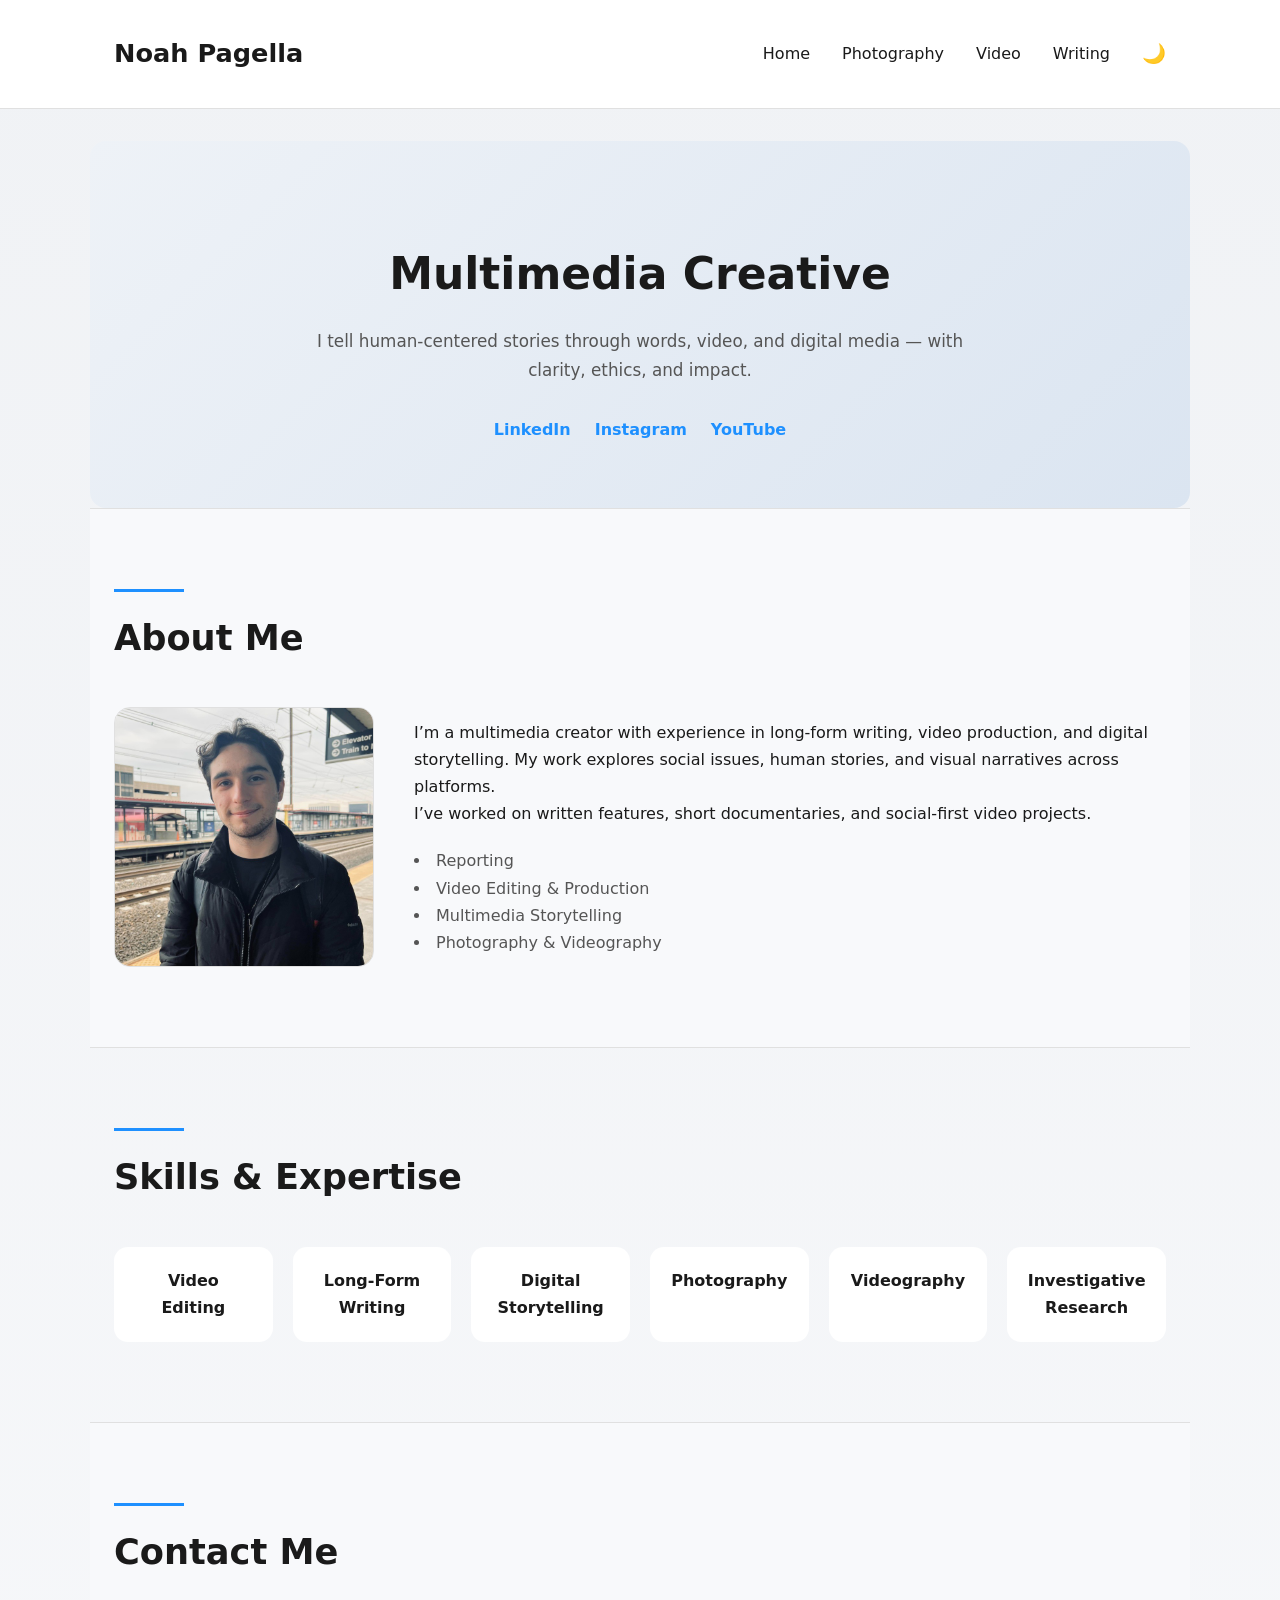
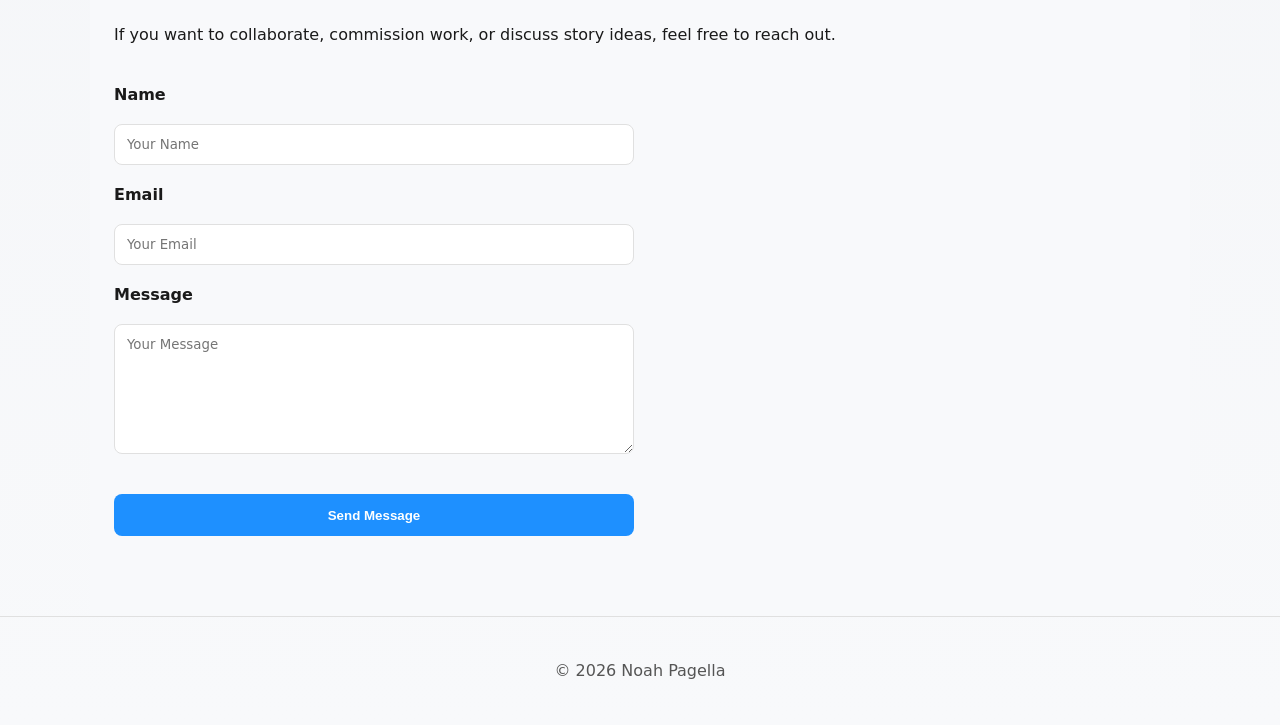
<file: index.html>
<!DOCTYPE html>
<html lang="en">
<head>
<meta charset="UTF-8">
<meta name="viewport" content="width=device-width, initial-scale=1.0">
<title>Noah Pagella — Multimedia Journalist & Storyteller</title>
<meta name="description" content="Portfolio of Noah Pagella, a multimedia creative specializing in investigative reporting, video production, and digital storytelling.">
<meta name="author" content="Noah Pagella">
<link rel="stylesheet" href="style.css">
<!-- 100% privacy-first analytics -->
<script async src="https://scripts.simpleanalyticscdn.com/latest.js"></script>
</head>
<body>

<a href="#home" class="skip-link">Skip to content</a>

<header>
  <nav class="container" aria-label="Main navigation">
    <h1 class="logo">Noah Pagella</h1>
    <div style="display:flex;align-items:center;gap:1rem;">
      <ul class="nav-links" id="navLinks">
        <li><a href="index.html">Home</a></li>
        <li><a href="photography.html">Photography</a></li>
        <li><a href="video.html">Video</a></li>
        <li><a href="writing.html">Writing</a></li>
  
      </ul>
      <button class="dark-toggle" id="darkToggle" title="Toggle dark mode" aria-label="Toggle dark mode">🌙</button>
      <button class="hamburger" id="hamburger" aria-label="Menu toggle">
        <span></span><span></span><span></span>
      </button>
    </div>
  </nav>
</header>

<main id="home">

<section class="hero container reveal">
  <h2>Multimedia Creative</h2>
  <p>I tell human-centered stories through words, video, and digital media — with clarity, ethics, and impact.</p>
  <div class="social-links">
    <a href="https://www.linkedin.com/in/noahpagella/" target="_blank" rel="noopener">LinkedIn</a>
    <a href="https://www.instagram.com/npagella4/" target="_blank" rel="noopener">Instagram</a>
    <a href="https://www.youtube.com/@Sifcs" target="_blank" rel="noopener">YouTube</a>
  </div>
</section>

<section id="about" class="container section reveal">
  <h3>About Me</h3>
  <div class="about-flex">
    <img src="Headshot.jpg" class="about-img" alt="Portrait of Noah Pagella" loading="lazy" decoding="async">
    <div class="about-text">
      <p>I’m a multimedia creator with experience in long-form writing, video production, and digital storytelling. My work explores social issues, human stories, and visual narratives across platforms.</p>
      <p>I’ve worked on written features, short documentaries, and social-first video projects.</p>
      <ul class="highlights">
        <li>Reporting</li>
        <li>Video Editing & Production</li>
        <li>Multimedia Storytelling</li>
        <li>Photography & Videography</li>
      </ul>
    </div>
  </div>
</section>

<section id="skills" class="container section reveal">
<h3>Skills & Expertise</h3>
<div class="skills-grid">
  <div class="skill-card">Video Editing</div>
  <div class="skill-card">Long-Form Writing</div>
  <div class="skill-card">Digital Storytelling</div>
  <div class="skill-card">Photography</div>
  <div class="skill-card">Videography</div>
  <div class="skill-card">Investigative Research</div>
</div>
</section>

<section id="contact" class="container section reveal">
  <h3>Contact Me</h3>
  <p>If you want to collaborate, commission work, or discuss story ideas, feel free to reach out.</p>

  <form class="contact-form" action="https://formspree.io/f/xgoznjll" method="POST">
    <label for="name">Name</label>
    <input type="text" id="name" name="name" placeholder="Your Name" required autocomplete="name">

    <label for="email">Email</label>
    <input type="email" id="email" name="email" placeholder="Your Email" required autocomplete="email">

    <label for="message">Message</label>
    <textarea id="message" name="message" placeholder="Your Message" required></textarea>

    <button type="submit" class="cta-btn">Send Message</button>
  </form>
</section>

</main>

<footer>
  © <span id="year"></span> Noah Pagella
</footer>

<script>
document.getElementById("year").textContent = new Date().getFullYear();

// Hamburger menu
const hamburger = document.getElementById("hamburger");
const navLinks = document.getElementById("navLinks");
hamburger.addEventListener("click", ()=>navLinks.classList.toggle("open"));
hamburger.addEventListener("keypress",(e)=>{if(e.key==="Enter") navLinks.classList.toggle("open");});

// Dark mode toggle
const darkToggle = document.getElementById("darkToggle");
const body = document.body;
if(localStorage.getItem("theme")==="dark"){ body.classList.add("dark"); darkToggle.textContent="☀️"; }
darkToggle.addEventListener("click", ()=>{
  body.classList.toggle("dark");
  const isDark = body.classList.contains("dark");
  darkToggle.textContent = isDark?"☀️":"🌙";
  localStorage.setItem("theme", isDark?"dark":"light");
});

// Reveal animations
const reveals = document.querySelectorAll(".reveal");
const observer = new IntersectionObserver(entries=>{
  entries.forEach(entry=>{
    if(entry.isIntersecting){ entry.target.classList.add("visible"); observer.unobserve(entry.target); }
  });
},{threshold:0.15});
reveals.forEach(section=>observer.observe(section));
</script>

</body>
</html>
</file>
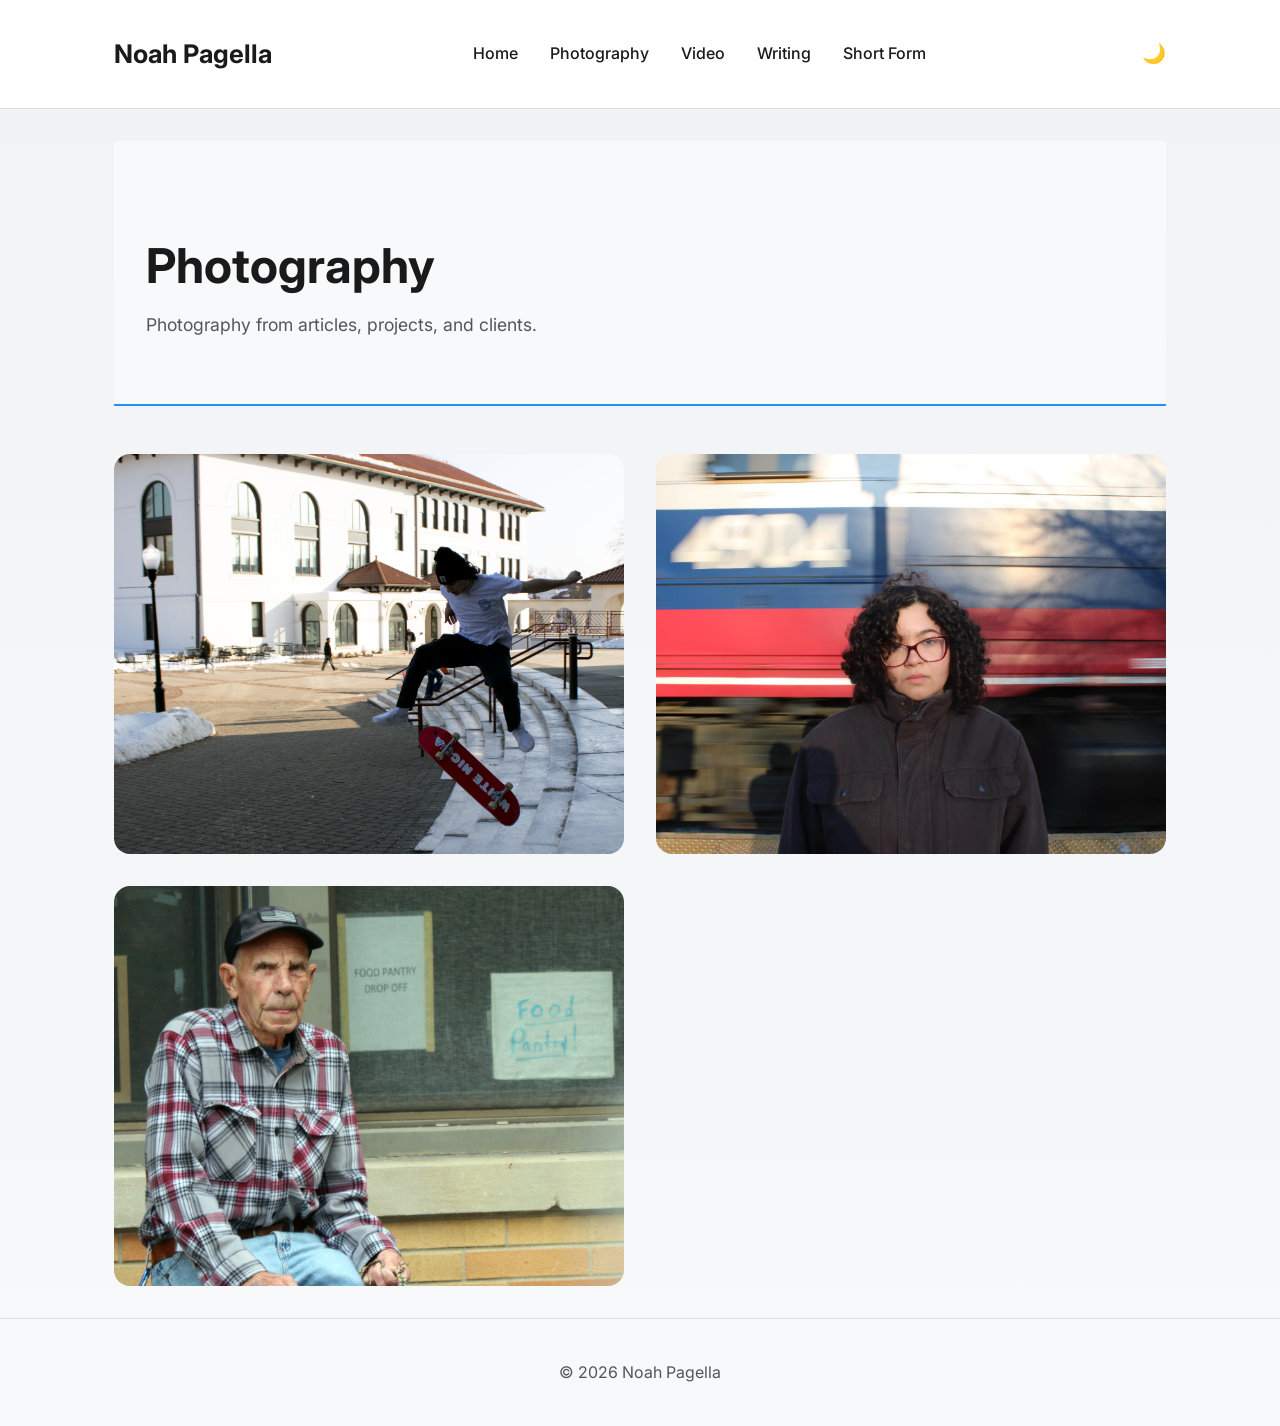
<file: photography.html>
<!DOCTYPE html>
<html lang="en">
<!-- 100% privacy-first analytics -->
<script async src="https://scripts.simpleanalyticscdn.com/latest.js"></script>
<head>
<meta charset="UTF-8">
<meta name="viewport" content="width=device-width, initial-scale=1.0">
<title>Noah Pagella — Photography</title>
<meta name="description" content="Photography portfolio of Noah Pagella, showcasing documentary and editorial work.">
<link rel="preconnect" href="https://fonts.googleapis.com">
<link rel="preconnect" href="https://fonts.gstatic.com" crossorigin>
<link href="https://fonts.googleapis.com/css2?family=Inter:wght@400;500;600;700&display=swap" rel="stylesheet">

<style>
:root {
  --text:#1a1a1a;
  --muted:#555;
  --accent:#1e90ff;
  --bg-main:#f0f2f5;
  --bg-alt:#f8f9fb;
  --border:#e0e0e0;
  --card:#ffffff;
}

body.dark {
  --text:#f1f1f1;
  --muted:#bbb;
  --accent:#4dabff;
  --bg-main:#121212;
  --bg-alt:#1a1a1a;
  --border:#2a2a2a;
  --card:#1e1e1e;
}

* { box-sizing:border-box; margin:0; padding:0; }
html { scroll-behavior:smooth; }
body {
  font-family: Inter, system-ui, -apple-system, BlinkMacSystemFont, "Segoe UI", sans-serif;
  background: linear-gradient(to bottom,var(--bg-main),var(--bg-alt));
  color:var(--text);
  line-height:1.7;
  transition: background .3s, color .3s;
}

.container { max-width:1100px; margin:auto; padding:2rem 1.5rem; }

header {
  position:sticky; top:0; background:rgba(255,255,255,.95);
  border-bottom:1px solid var(--border); z-index:1000; transition: background .3s;
}
body.dark header { background:rgba(18,18,18,.95); }

nav { display:flex; justify-content:space-between; align-items:center; }
.logo { font-size:1.6rem; font-weight:700; }

.nav-links { list-style:none; display:flex; gap:2rem; }
.nav-links a { text-decoration:none; color:var(--text); font-weight:500; }
.nav-links a:hover, .nav-links a:focus-visible { color:var(--accent); }

.hamburger { display:none; flex-direction:column; gap:4px; cursor:pointer; background:none; border:none; }
.hamburger span { width:25px; height:3px; background:var(--text); border-radius:2px; transition:.3s; }

.dark-toggle { margin-left:1rem; cursor:pointer; font-size:1.2rem; background:none; border:none; }

.hero {
  text-align:left; padding:6rem 2rem 4rem; background:var(--bg-alt);
  border-bottom:2px solid var(--accent);
}
.hero h2 { font-size:3rem; margin-bottom:1rem; font-weight:700; line-height:1.2; }
.hero p { font-size:1.1rem; color:var(--muted); max-width:700px; }

.photo-grid {
  display:grid;
  gap:2rem;
  grid-template-columns:repeat(auto-fit,minmax(350px,1fr));
  margin-top:3rem;
}

.photo-card img {
  width:100%;
  height:400px;
  object-fit:cover;
  border-radius:16px;
  display:block;
}

footer { text-align:center; padding:2.5rem 1.5rem; border-top:1px solid var(--border); color:var(--muted); }

@media(max-width:850px){
  .nav-links{
    position:absolute; top:100%; right:0; background:var(--bg-main);
    flex-direction:column; width:220px; padding:1.25rem; display:none;
    border:1px solid var(--border); border-radius:12px;
  }
  .nav-links.open { display:flex; }
  .hamburger { display:flex; }
}
</style>
</head>
<body>

<header>
  <nav class="container">
    <h1 class="logo">Noah Pagella</h1>
    <ul class="nav-links" id="navLinks">
      <li><a href="index.html">Home</a></li>
      <li><a href="photography.html">Photography</a></li>
      <li><a href="video.html">Video</a></li>
      <li><a href="writing.html">Writing</a></li>
      <li><a href="shortform.html">Short Form</a></li>
    </ul>
    <button class="hamburger" id="hamburger"><span></span><span></span><span></span></button>
    <button class="dark-toggle" id="darkToggle">🌙</button>
  </nav>
</header>

<main class="container">
  <section class="hero">
    <h2>Photography</h2>
    <p>Photography from articles, projects, and clients.</p>
  </section>

  <section class="photo-grid">
    <div class="photo-card"><img src="Skate.jpg" alt="Skateboarding scene"></div>
    <div class="photo-card"><img src="lauren.jpg" alt="Local bus scene"></div>
    <div class="photo-card"><img src="volunteer.jpg" alt="Volunteers at community event"></div>
  </section>
</main>

<footer>
  © <span id="year"></span> Noah Pagella
</footer>

<script>
document.getElementById("year").textContent = new Date().getFullYear();

const hamburger = document.getElementById("hamburger");
const navLinks = document.getElementById("navLinks");
hamburger.addEventListener("click", () => navLinks.classList.toggle("open"));

const darkToggle = document.getElementById("darkToggle");
const body = document.body;
if(localStorage.getItem("theme")==="dark"){ body.classList.add("dark"); darkToggle.textContent="☀️"; }
darkToggle.addEventListener("click", ()=>{
  body.classList.toggle("dark");
  darkToggle.textContent = body.classList.contains("dark")?"☀️":"🌙";
  localStorage.setItem("theme", body.classList.contains("dark")?"dark":"light");
});
</script>

</body>
</html>
</file>
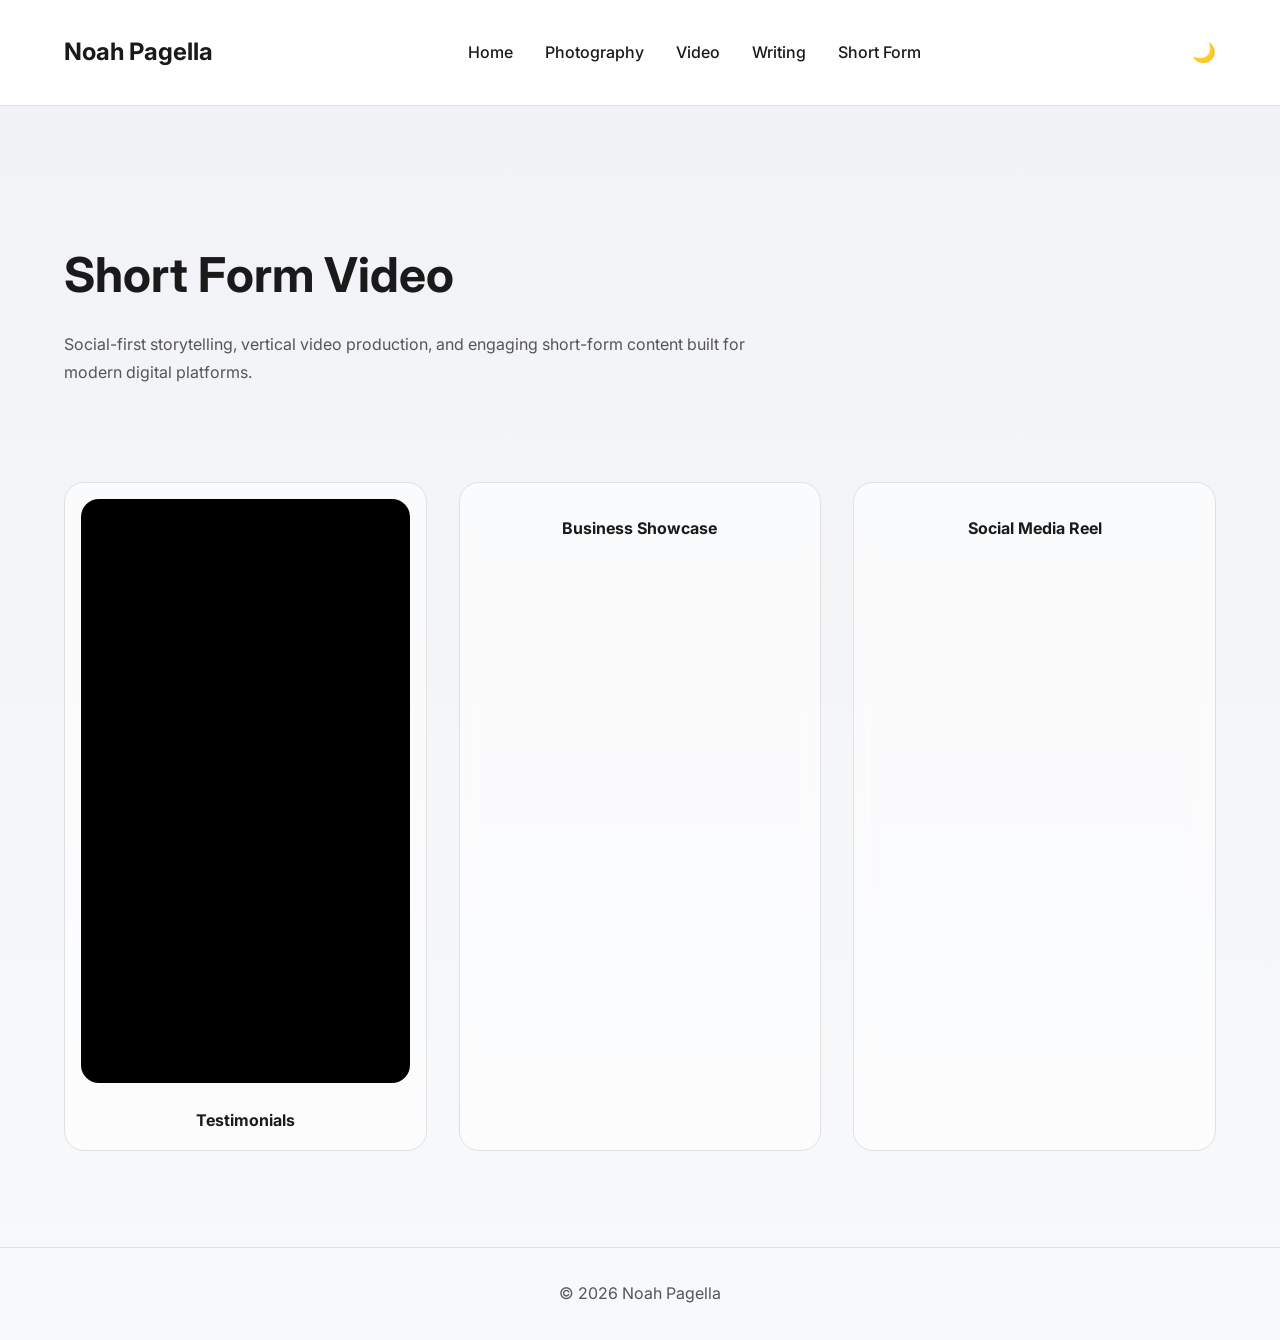
<file: shortform.html>
<!DOCTYPE html>
<html lang="en">
<head>
<meta charset="UTF-8">
<meta name="viewport" content="width=device-width, initial-scale=1.0">
<title>Noah Pagella — Short Form Video</title>

<link rel="preconnect" href="https://fonts.googleapis.com">
<link rel="preconnect" href="https://fonts.gstatic.com" crossorigin>
<link href="https://fonts.googleapis.com/css2?family=Inter:wght@400;500;600;700&display=swap" rel="stylesheet">

<style>
:root{
  --text:#1a1a1a;
  --muted:#555;
  --accent:#1e90ff;
  --bg-main:#f0f2f5;
  --bg-alt:#f8f9fb;
  --border:#e0e0e0;
}

body.dark{
  --text:#f1f1f1;
  --muted:#bbb;
  --accent:#4dabff;
  --bg-main:#121212;
  --bg-alt:#1a1a1a;
  --border:#2a2a2a;
}

*{
  margin:0;
  padding:0;
  box-sizing:border-box;
}

body{
  font-family:Inter,sans-serif;
  background:linear-gradient(to bottom,var(--bg-main),var(--bg-alt));
  color:var(--text);
  line-height:1.7;
}

.container{
  max-width:1200px;
  margin:auto;
  padding:2rem 1.5rem;
}

header{
  position:sticky;
  top:0;
  background:rgba(255,255,255,.95);
  border-bottom:1px solid var(--border);
  z-index:1000;
}

body.dark header{
  background:rgba(18,18,18,.95);
}

nav{
  display:flex;
  justify-content:space-between;
  align-items:center;
}

.logo{
  font-size:1.5rem;
  font-weight:700;
}

.nav-links{
  display:flex;
  list-style:none;
  gap:2rem;
}

.nav-links a{
  text-decoration:none;
  color:var(--text);
  font-weight:500;
}

.nav-links a:hover{
  color:var(--accent);
}

.hamburger{
  display:none;
  flex-direction:column;
  gap:4px;
  background:none;
  border:none;
  cursor:pointer;
}

.hamburger span{
  width:25px;
  height:3px;
  background:var(--text);
  border-radius:2px;
}

.dark-toggle{
  margin-left:1rem;
  background:none;
  border:none;
  font-size:1.2rem;
  cursor:pointer;
}

.hero{
  padding:6rem 0 3rem;
}

.hero h2{
  font-size:3rem;
  margin-bottom:1rem;
}

.hero p{
  max-width:700px;
  color:var(--muted);
}

.short-grid{
  display:grid;
  grid-template-columns:repeat(auto-fit,minmax(320px,1fr));
  gap:2rem;
  margin-top:3rem;
}

.short-card{
  background:rgba(255,255,255,.6);
  border:1px solid var(--border);
  border-radius:20px;
  padding:1rem;
  backdrop-filter:blur(10px);
}

body.dark .short-card{
  background:rgba(255,255,255,.03);
}

.short-card iframe{
  width:100%;
  aspect-ratio:9/16;
  border:none;
  border-radius:18px;
  background:#000;
}

.instagram-media{
  width:100% !important;
  min-width:100% !important;
  margin:0 !important;
}

.short-card h4{
  margin-top:1rem;
  text-align:center;
}

footer{
  text-align:center;
  padding:2rem;
  margin-top:4rem;
  border-top:1px solid var(--border);
  color:var(--muted);
}

@media(max-width:850px){

  .nav-links{
    position:absolute;
    top:100%;
    right:1rem;
    width:220px;
    background:var(--bg-main);
    flex-direction:column;
    display:none;
    padding:1.25rem;
    border:1px solid var(--border);
    border-radius:12px;
  }

  .nav-links.open{
    display:flex;
  }

  .hamburger{
    display:flex;
  }

  .hero h2{
    font-size:2.2rem;
  }
}
</style>
</head>

<body>

<header>
  <nav class="container">

    <h1 class="logo">Noah Pagella</h1>

    <ul class="nav-links" id="navLinks">
      <li><a href="index.html">Home</a></li>
      <li><a href="photography.html">Photography</a></li>
      <li><a href="video.html">Video</a></li>
      <li><a href="writing.html">Writing</a></li>
      <li><a href="shortform.html">Short Form</a></li>
    </ul>

    <div style="display:flex;align-items:center;">
      <button class="hamburger" id="hamburger">
        <span></span>
        <span></span>
        <span></span>
      </button>

      <button class="dark-toggle" id="darkToggle">🌙</button>
    </div>

  </nav>
</header>

<main class="container">

<section class="hero">
  <h2>Short Form Video</h2>
  <p>
    Social-first storytelling, vertical video production, and engaging short-form content built for modern digital platforms.
  </p>
</section>

<section class="short-grid">

  <div class="short-card">
    <iframe
      src="https://www.youtube.com/embed/JQvQbzQLu7o"
      title="Testimonials"
      allow="accelerometer; autoplay; clipboard-write; encrypted-media; gyroscope; picture-in-picture"
      allowfullscreen
      loading="lazy">
    </iframe>
    <h4>Testimonials</h4>
  </div>

  <div class="short-card">
    <blockquote
      class="instagram-media"
      data-instgrm-permalink="https://www.instagram.com/p/DWjWZ0xjXZT/"
      data-instgrm-version="14">
    </blockquote>
    <h4>Business Showcase</h4>
  </div>

  <div class="short-card">
    <blockquote
      class="instagram-media"
      data-instgrm-permalink="https://www.instagram.com/p/DQKmGR1j8UC/"
      data-instgrm-version="14">
    </blockquote>
    <h4>Social Media Reel</h4>
  </div>

</section>

</main>

<footer>
  © <span id="year"></span> Noah Pagella
</footer>

<script async src="https://www.instagram.com/embed.js"></script>

<script>
document.getElementById("year").textContent =
  new Date().getFullYear();

const hamburger =
  document.getElementById("hamburger");

const navLinks =
  document.getElementById("navLinks");

hamburger.addEventListener("click", () => {
  navLinks.classList.toggle("open");
});

const darkToggle =
  document.getElementById("darkToggle");

if(localStorage.getItem("theme")==="dark"){
  document.body.classList.add("dark");
  darkToggle.textContent="☀️";
}

darkToggle.addEventListener("click", ()=>{

  document.body.classList.toggle("dark");

  const isDark =
    document.body.classList.contains("dark");

  darkToggle.textContent =
    isDark ? "☀️" : "🌙";

  localStorage.setItem(
    "theme",
    isDark ? "dark" : "light"
  );
});
</script>

</body>
</html>
</file>
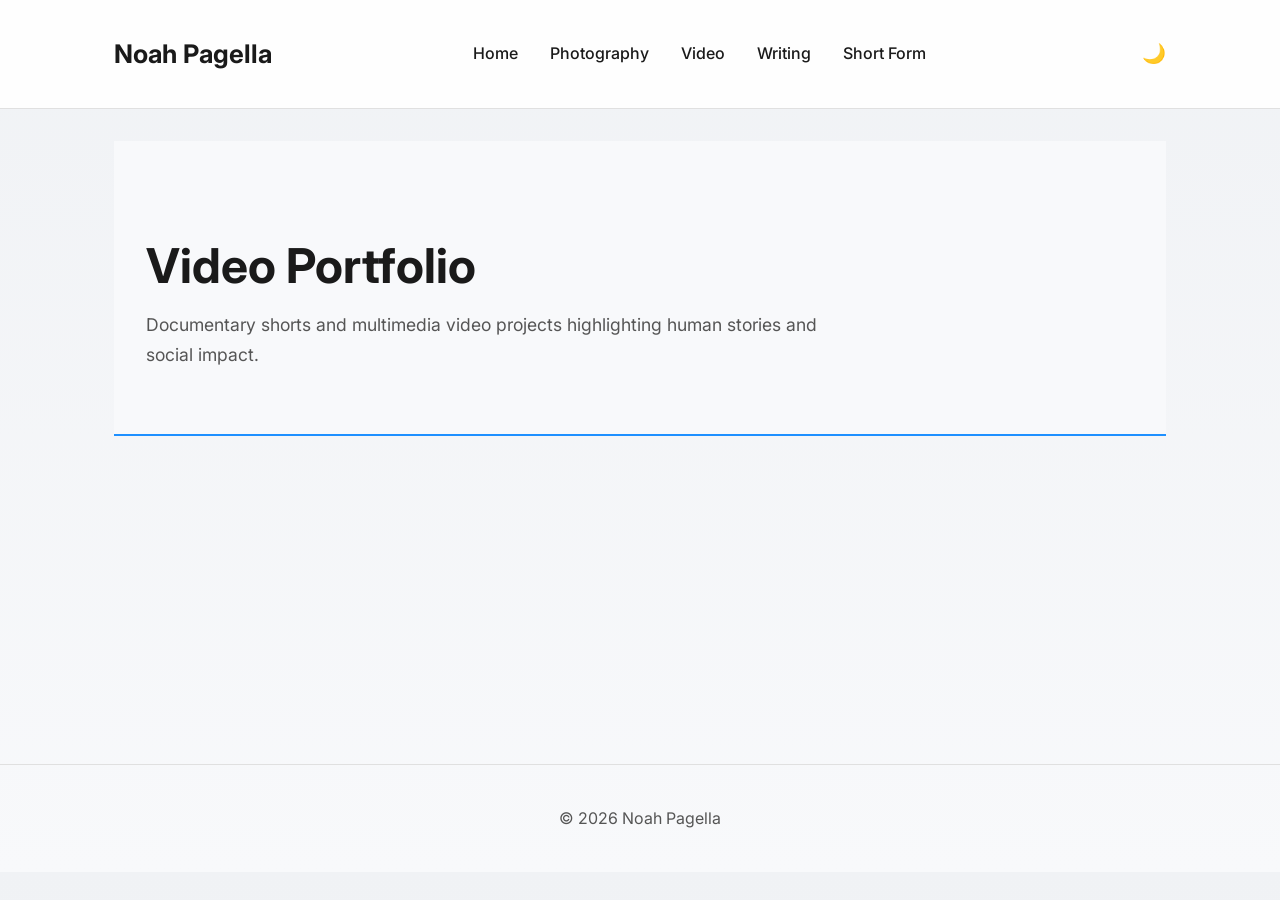
<file: video.html>
<!DOCTYPE html>
<html lang="en">
<!-- 100% privacy-first analytics -->
<script async src="https://scripts.simpleanalyticscdn.com/latest.js"></script>
<head>
<meta charset="UTF-8">
<meta name="viewport" content="width=device-width, initial-scale=1.0">
<title>Noah Pagella — Video Portfolio</title>
<meta name="description" content="Video portfolio of Noah Pagella, including documentaries and short videos.">
<link rel="preconnect" href="https://fonts.googleapis.com">
<link rel="preconnect" href="https://fonts.gstatic.com" crossorigin>
<link href="https://fonts.googleapis.com/css2?family=Inter:wght@400;500;600;700&display=swap" rel="stylesheet">

<style>
:root {
  --text:#1a1a1a;
  --muted:#555;
  --accent:#1e90ff;
  --bg-main:#f0f2f5;
  --bg-alt:#f8f9fb;
  --border:#e0e0e0;
  --card:#ffffff;
}

body.dark {
  --text:#f1f1f1;
  --muted:#bbb;
  --accent:#4dabff;
  --bg-main:#121212;
  --bg-alt:#1a1a1a;
  --border:#2a2a2a;
  --card:#1e1e1e;
}

* { box-sizing:border-box; margin:0; padding:0; }
html { scroll-behavior:smooth; }
body {
  font-family: Inter, system-ui, -apple-system, BlinkMacSystemFont, "Segoe UI", sans-serif;
  background: linear-gradient(to bottom,var(--bg-main),var(--bg-alt));
  color:var(--text);
  line-height:1.7;
  transition: background .3s, color .3s;
}

.container { max-width:1100px; margin:auto; padding:2rem 1.5rem; }

header {
  position:sticky; top:0; background:rgba(255,255,255,.95);
  border-bottom:1px solid var(--border); z-index:1000; transition: background .3s;
}
body.dark header { background:rgba(18,18,18,.95); }

nav { display:flex; justify-content:space-between; align-items:center; }
.logo { font-size:1.6rem; font-weight:700; }

.nav-links { list-style:none; display:flex; gap:2rem; }
.nav-links a { text-decoration:none; color:var(--text); font-weight:500; }
.nav-links a:hover, .nav-links a:focus-visible { color:var(--accent); }

.hamburger { display:none; flex-direction:column; gap:4px; cursor:pointer; background:none; border:none; }
.hamburger span { width:25px; height:3px; background:var(--text); border-radius:2px; transition:.3s; }

.dark-toggle { margin-left:1rem; cursor:pointer; font-size:1.2rem; background:none; border:none; }

.hero {
  text-align:left; padding:6rem 2rem 4rem; background:var(--bg-alt);
  border-bottom:2px solid var(--accent);
}
.hero h2 { font-size:3rem; margin-bottom:1rem; font-weight:700; line-height:1.2; }
.hero p { font-size:1.1rem; color:var(--muted); max-width:700px; }

.video-grid {
  display:grid;
  gap:2rem;
  grid-template-columns:repeat(auto-fit,minmax(350px,1fr));
  margin-top:3rem;
}

.video-card iframe {
  width:100%;
  height:240px;
  border-radius:16px;
  border:none;
}

footer { text-align:center; padding:2.5rem 1.5rem; border-top:1px solid var(--border); color:var(--muted); }

@media(max-width:850px){
  .nav-links{
    position:absolute; top:100%; right:0; background:var(--bg-main);
    flex-direction:column; width:220px; padding:1.25rem; display:none;
    border:1px solid var(--border); border-radius:12px;
  }
  .nav-links.open { display:flex; }
  .hamburger { display:flex; }
}
</style>
</head>
<body>

<header>
  <nav class="container">
    <h1 class="logo">Noah Pagella</h1>
    <ul class="nav-links" id="navLinks">
      <li><a href="index.html">Home</a></li>
      <li><a href="photography.html">Photography</a></li>
      <li><a href="video.html">Video</a></li>
      <li><a href="writing.html">Writing</a></li>
      <li><a href="shortform.html">Short Form</a></li>
    </ul>
    <button class="hamburger" id="hamburger"><span></span><span></span><span></span></button>
    <button class="dark-toggle" id="darkToggle">🌙</button>
  </nav>
</header>

<main class="container">
  <section class="hero">
    <h2>Video Portfolio</h2>
    <p>Documentary shorts and multimedia video projects highlighting human stories and social impact.</p>
  </section>

  <section class="video-grid">
    <div class="video-card">
      <iframe src="https://www.youtube.com/embed/FhisHxERv-g" title="Documentary video by Noah Pagella" allowfullscreen loading="lazy"></iframe>
    </div>
    <div class="video-card">
      <iframe src="https://www.youtube.com/embed/cvKrCBMaX8E" title="Video project by Noah Pagella" allowfullscreen loading="lazy"></iframe>
    </div>
  </section>
</main>

<footer>
  © <span id="year"></span> Noah Pagella
</footer>

<script>
document.getElementById("year").textContent = new Date().getFullYear();

const hamburger = document.getElementById("hamburger");
const navLinks = document.getElementById("navLinks");
hamburger.addEventListener("click", () => navLinks.classList.toggle("open"));

const darkToggle = document.getElementById("darkToggle");
const body = document.body;
if(localStorage.getItem("theme")==="dark"){ body.classList.add("dark"); darkToggle.textContent="☀️"; }
darkToggle.addEventListener("click", ()=>{
  body.classList.toggle("dark");
  darkToggle.textContent = body.classList.contains("dark")?"☀️":"🌙";
  localStorage.setItem("theme", body.classList.contains("dark")?"dark":"light");
});
</script>

</body>
</html>
</file>
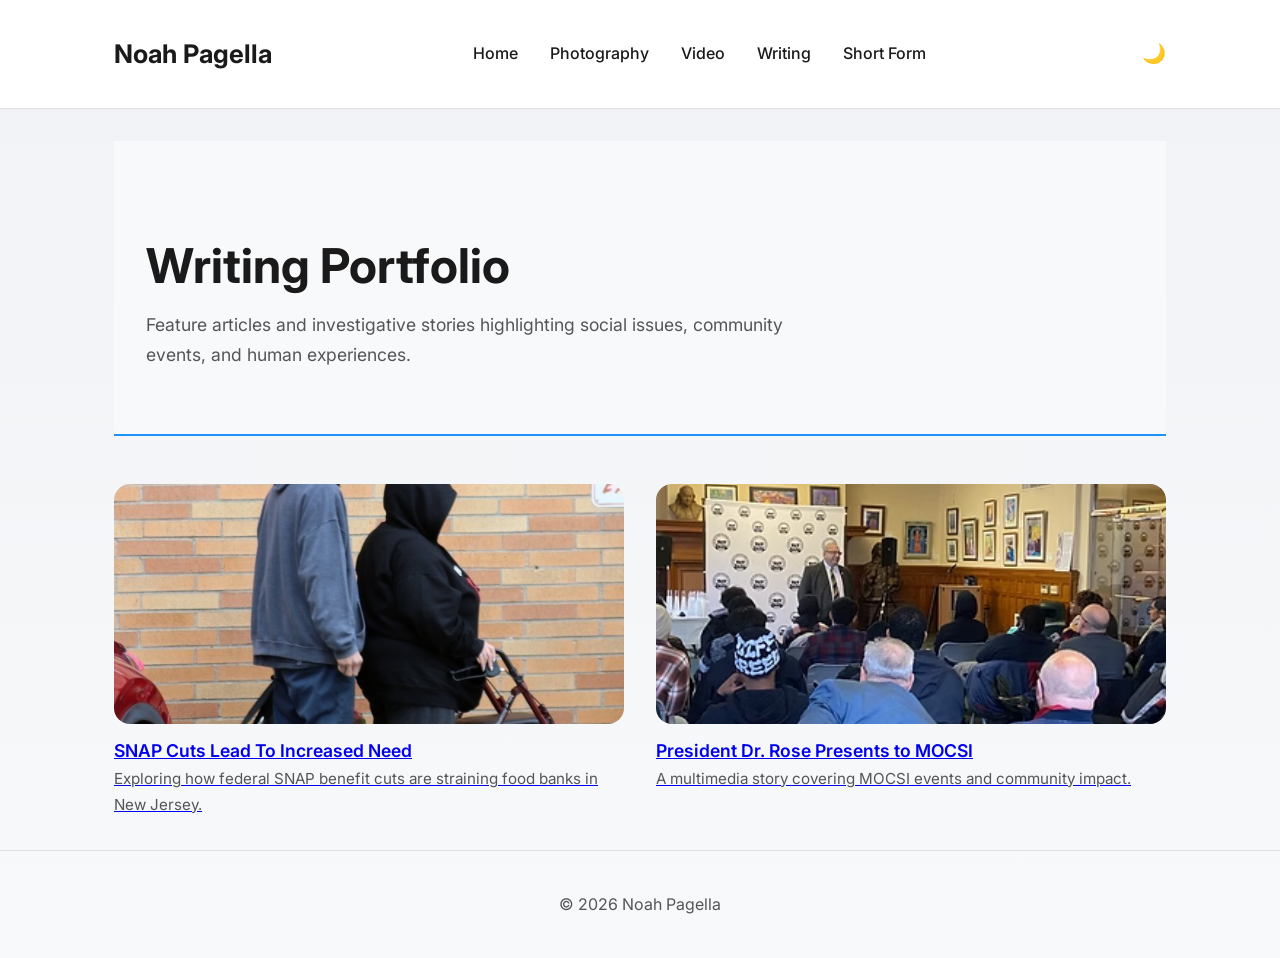
<file: writing.html>
<!DOCTYPE html>
<html lang="en">
<!-- 100% privacy-first analytics -->
<script async src="https://scripts.simpleanalyticscdn.com/latest.js"></script>
<head>
<meta charset="UTF-8">
<meta name="viewport" content="width=device-width, initial-scale=1.0">
<title>Noah Pagella — Writing Portfolio</title>
<meta name="description" content="Writing portfolio of Noah Pagella, featuring feature articles and investigative stories.">
<link rel="preconnect" href="https://fonts.googleapis.com">
<link rel="preconnect" href="https://fonts.gstatic.com" crossorigin>
<link href="https://fonts.googleapis.com/css2?family=Inter:wght@400;500;600;700&display=swap" rel="stylesheet">

<style>
:root {
  --text:#1a1a1a;
  --muted:#555;
  --accent:#1e90ff;
  --bg-main:#f0f2f5;
  --bg-alt:#f8f9fb;
  --border:#e0e0e0;
  --card:#ffffff;
}

body.dark {
  --text:#f1f1f1;
  --muted:#bbb;
  --accent:#4dabff;
  --bg-main:#121212;
  --bg-alt:#1a1a1a;
  --border:#2a2a2a;
  --card:#1e1e1e;
}

* { box-sizing:border-box; margin:0; padding:0; }
html { scroll-behavior:smooth; }
body {
  font-family: Inter, system-ui, -apple-system, BlinkMacSystemFont, "Segoe UI", sans-serif;
  background: linear-gradient(to bottom,var(--bg-main),var(--bg-alt));
  color:var(--text);
  line-height:1.7;
  transition: background .3s, color .3s;
}

.container { max-width:1100px; margin:auto; padding:2rem 1.5rem; }

header {
  position:sticky; top:0; background:rgba(255,255,255,.95);
  border-bottom:1px solid var(--border); z-index:1000; transition: background .3s;
}
body.dark header { background:rgba(18,18,18,.95); }

nav { display:flex; justify-content:space-between; align-items:center; }
.logo { font-size:1.6rem; font-weight:700; }

.nav-links { list-style:none; display:flex; gap:2rem; }
.nav-links a { text-decoration:none; color:var(--text); font-weight:500; }
.nav-links a:hover, .nav-links a:focus-visible { color:var(--accent); }

.hamburger { display:none; flex-direction:column; gap:4px; cursor:pointer; background:none; border:none; }
.hamburger span { width:25px; height:3px; background:var(--text); border-radius:2px; transition:.3s; }

.dark-toggle { margin-left:1rem; cursor:pointer; font-size:1.2rem; background:none; border:none; }

.hero {
  text-align:left; padding:6rem 2rem 4rem; background:var(--bg-alt);
  border-bottom:2px solid var(--accent);
}
.hero h2 { font-size:3rem; margin-bottom:1rem; font-weight:700; line-height:1.2; }
.hero p { font-size:1.1rem; color:var(--muted); max-width:700px; }

.article-grid {
  display:grid;
  gap:2rem;
  grid-template-columns:repeat(auto-fit,minmax(350px,1fr));
  margin-top:3rem;
}

.article-card img {
  width:100%;
  height:240px;
  object-fit:cover;
  border-radius:16px;
  display:block;
}

.article-card h4 {
  margin-top:0.75rem;
  font-size:1.1rem;
  font-weight:600;
}

.article-card p { font-size:0.95rem; color:var(--muted); }

footer { text-align:center; padding:2.5rem 1.5rem; border-top:1px solid var(--border); color:var(--muted); }

@media(max-width:850px){
  .nav-links{
    position:absolute; top:100%; right:0; background:var(--bg-main);
    flex-direction:column; width:220px; padding:1.25rem; display:none;
    border:1px solid var(--border); border-radius:12px;
  }
  .nav-links.open { display:flex; }
  .hamburger { display:flex; }
}
</style>
</head>
<body>

<header>
  <nav class="container">
    <h1 class="logo">Noah Pagella</h1>
    <ul class="nav-links" id="navLinks">
      <li><a href="index.html">Home</a></li>
      <li><a href="photography.html">Photography</a></li>
      <li><a href="video.html">Video</a></li>
      <li><a href="writing.html">Writing</a></li>
      <li><a href="shortform.html">Short Form</a></li>
    </ul>
    <button class="hamburger" id="hamburger"><span></span><span></span><span></span></button>
    <button class="dark-toggle" id="darkToggle">🌙</button>
  </nav>
</header>

<main class="container">
  <section class="hero">
    <h2>Writing Portfolio</h2>
    <p>Feature articles and investigative stories highlighting social issues, community events, and human experiences.</p>
  </section>

  <section class="article-grid">
    <div class="article-card">
      <a href="https://medium.com/@pagellan1/snap-cuts-lead-to-increased-need-cd79f9a8a3fa" target="_blank" rel="noopener">
        <img src="Pagella_PantryLine2.jpg" alt="SNAP cuts article thumbnail">
        <h4>SNAP Cuts Lead To Increased Need</h4>
        <p>Exploring how federal SNAP benefit cuts are straining food banks in New Jersey.</p>
      </a>
    </div>
    <div class="article-card">
      <a href="https://www.visionsnewspaper.com/post/president-dr-rose-presents-to-mocsi-by-noah-pagella" target="_blank" rel="noopener">
        <img src="MOCSI-Article-Thumb.jpg" alt="MOCSI event article thumbnail">
        <h4>President Dr. Rose Presents to MOCSI</h4>
        <p>A multimedia story covering MOCSI events and community impact.</p>
      </a>
    </div>
  </section>
</main>

<footer>
  © <span id="year"></span> Noah Pagella
</footer>

<script>
document.getElementById("year").textContent = new Date().getFullYear();

const hamburger = document.getElementById("hamburger");
const navLinks = document.getElementById("navLinks");
hamburger.addEventListener("click", () => navLinks.classList.toggle("open"));

const darkToggle = document.getElementById("darkToggle");
const body = document.body;
if(localStorage.getItem("theme")==="dark"){ body.classList.add("dark"); darkToggle.textContent="☀️"; }
darkToggle.addEventListener("click", ()=>{
  body.classList.toggle("dark");
  darkToggle.textContent = body.classList.contains("dark")?"☀️":"🌙";
  localStorage.setItem("theme", body.classList.contains("dark")?"dark":"light");
});
</script>

</body>
</html>
</file>
<file: style.css>
:root {
  --text:#1a1a1a;
  --muted:#555;
  --accent:#1e90ff;
  --bg-main:#f0f2f5;
  --bg-alt:#f8f9fb;
  --border:#e0e0e0;
  --card:#ffffff;
}

body.dark {
  --text:#f1f1f1;
  --muted:#bbb;
  --accent:#4dabff;
  --bg-main:#121212;
  --bg-alt:#1a1a1a;
  --border:#2a2a2a;
  --card:#1e1e1e;
}

* { box-sizing:border-box; margin:0; padding:0; }
html { scroll-behavior:smooth; }
body {
  font-family: Inter, system-ui, -apple-system, BlinkMacSystemFont, "Segoe UI", sans-serif;
  background: linear-gradient(to bottom,var(--bg-main),var(--bg-alt));
  color:var(--text);
  line-height:1.7;
  transition: background .3s, color .3s;
}

.container { max-width:1100px; margin:auto; padding:2rem 1.5rem; }

.skip-link {
  position:absolute; left:-999px; top:auto; width:1px; height:1px; overflow:hidden;
}
.skip-link:focus {
  left:1rem; top:1rem; width:auto; height:auto;
  padding:.5rem 1rem; background:var(--accent); color:#fff;
  z-index:2000; border-radius:6px;
}

header {
  position:sticky; top:0; background:rgba(255,255,255,.95);
  border-bottom:1px solid var(--border); z-index:1000; transition: background .3s;
}
body.dark header { background:rgba(18,18,18,.95); }

nav { display:flex; justify-content:space-between; align-items:center; }
.logo { font-size:1.6rem; font-weight:700; }

.nav-links { list-style:none; display:flex; gap:2rem; }
.nav-links a { text-decoration:none; color:var(--text); font-weight:500; }
.nav-links a:hover, .nav-links a:focus-visible { color:var(--accent); }

.hamburger { display:none; flex-direction:column; gap:4px; cursor:pointer; background:none; border:none; }
.hamburger span { width:25px; height:3px; background:var(--text); border-radius:2px; transition:.3s; }

.dark-toggle { margin-left:1rem; cursor:pointer; font-size:1.2rem; background:none; border:none; }

.hero {
  text-align:center; padding:6rem 2rem 4rem; background:linear-gradient(135deg,#eef2f7,#dbe5f1);
  border-radius:16px; margin-top:2rem;
}
body.dark .hero { background:linear-gradient(135deg,#1c1c1c,#242424); }

.hero h2 { font-size:2.75rem; margin-bottom:1rem; }
.hero p { max-width:700px; margin:0 auto 2rem; color:var(--muted); font-size:1.05rem; }

.social-links { display:flex; justify-content:center; gap:1.5rem; margin-top:1.75rem; }
.social-links a { font-weight:600; color:var(--accent); text-decoration:none; }
.social-links a:hover, .social-links a:focus-visible { text-decoration:underline; }

.section { padding:5rem 1.5rem; border-top:1px solid var(--border); }
.section:nth-of-type(even) { background:var(--bg-alt); }
.section h3 { font-size:2.2rem; margin-bottom:2.5rem; }
.section h3::before { content:""; display:block; width:70px; height:3px; background:var(--accent); margin-bottom:1rem; }

.about-flex { display:flex; gap:2.5rem; flex-wrap:wrap; align-items:center; }
.about-img { width:260px; border-radius:16px; border:1px solid var(--border); }
.about-text { flex:1; }
.highlights { list-style:disc inside; margin-top:1.25rem; color:var(--muted); }

.skills-grid { display:grid; grid-template-columns:repeat(auto-fit,minmax(150px,1fr)); gap:1.25rem; }
.skill-card { background:var(--card); padding:1.25rem; border-radius:14px; text-align:center; font-weight:600; }

.contact-form { max-width:520px; margin-top:2rem; display:grid; gap:1rem; }
.contact-form label { font-weight:600; }
.contact-form input, .contact-form textarea {
  padding:.75rem; border-radius:8px; border:1px solid var(--border);
  font-family:inherit; background:var(--card); color:var(--text);
}
.contact-form textarea { min-height:130px; resize:vertical; }

.cta-btn { display:inline-block; margin-top:1.5rem; padding:.85rem 2rem;
  background:var(--accent); color:#fff; text-decoration:none; border-radius:8px;
  font-weight:600; border:none; cursor:pointer; }
.cta-btn:hover { opacity:.9; }

footer { text-align:center; padding:2.5rem 1.5rem; border-top:1px solid var(--border); color:var(--muted); }

.reveal { opacity:0; transform:translateY(30px); transition:opacity .6s ease, transform .6s ease; }
.reveal.visible { opacity:1; transform:translateY(0); }

@media(max-width:850px){
  .about-flex{flex-direction:column;text-align:center;}
  .about-img{margin-bottom:1.25rem;}
  .nav-links{
    position:absolute; top:100%; right:0; background:var(--bg-main);
    flex-direction:column; width:220px; padding:1.25rem; display:none;
    border:1px solid var(--border); border-radius:12px;
  }
  .nav-links.open { display:flex; }
  .hamburger { display:flex; }
}

/* ----------------- Grids for Projects/Photography ----------------- */
.projects-grid, .photo-grid {
  display:grid;
  gap:1.75rem;
  grid-template-columns:repeat(auto-fit,minmax(280px,1fr));
}

.project-card, .photo-card {
  border-radius:16px;
  overflow:hidden;
  background:var(--card);
  display:flex;
  flex-direction:column;
  text-decoration:none;
  color:inherit;
}

.project-card.article .card-thumb, .photo-card img {
  width:100%;
  height:200px;
  object-fit:cover;
  border-radius:16px;
  display:block;
}

.project-card.video iframe {
  width:100%;
  height:240px;
  border-radius:16px;
  border:none;
}
</file>
